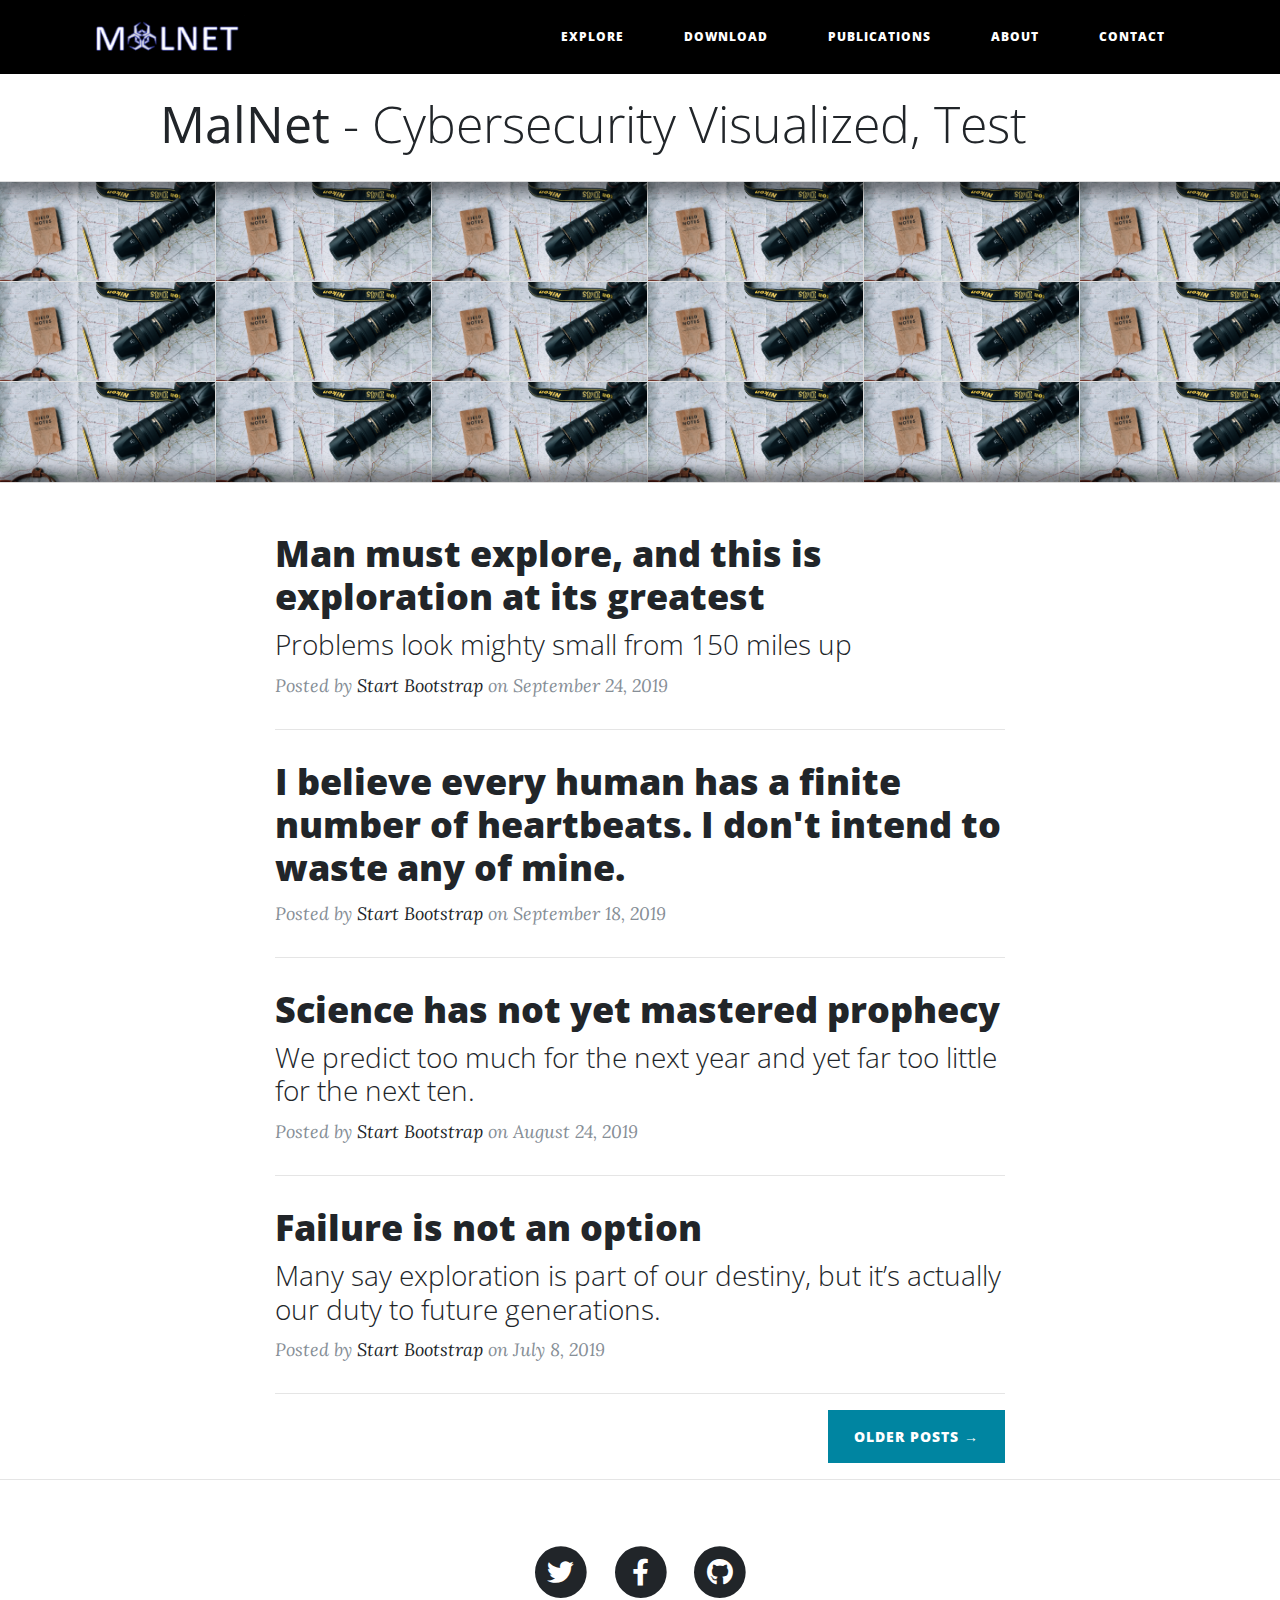
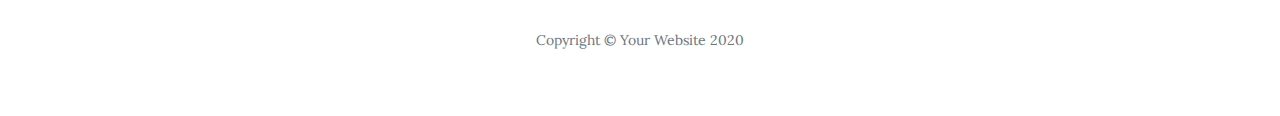
<file: index.html>
<!DOCTYPE html>
<html lang="en">

<head>

  <meta charset="utf-8">
  <meta name="viewport" content="width=device-width, initial-scale=1, shrink-to-fit=no">
  <meta name="description" content="">
  <meta name="author" content="">

  <title>Home</title>

  <!-- Bootstrap core CSS -->
  <link href="vendor/bootstrap/css/bootstrap.min.css" rel="stylesheet">

  <!-- Custom fonts for this template -->
  <link href="vendor/fontawesome-free/css/all.min.css" rel="stylesheet" type="text/css">
  <link href='https://fonts.googleapis.com/css?family=Lora:400,700,400italic,700italic' rel='stylesheet' type='text/css'>
  <link href='https://fonts.googleapis.com/css?family=Open+Sans:300italic,400italic,600italic,700italic,800italic,400,300,600,700,800' rel='stylesheet' type='text/css'>

  <!-- Custom styles for this template -->
  <link href="css/clean-blog.css" rel="stylesheet">

</head>

<body>

  <!-- Navigation -->
  <nav class="navbar navbar-expand-lg navbar-light fixed-top" id="mainNav">
    <div class="container">
      <a class="navbar-brand" href="index.html"><img src="./img/malnet_logo.png" alt="malnet logo" style="height: 5vh;"/></a>
      <button class="navbar-toggler navbar-toggler-right" type="button" data-toggle="collapse" data-target="#navbarResponsive" aria-controls="navbarResponsive" aria-expanded="false" aria-label="Toggle navigation">
        Menu
        <i class="fas fa-bars"></i>
      </button>
      <div class="collapse navbar-collapse" id="navbarResponsive">
        <ul class="navbar-nav ml-auto">
          <li class="nav-item">
            <a class="nav-link" href="explore.html">Explore</a>
          </li>
          <li class="nav-item">
            <a class="nav-link" href="download.html">Download</a>
          </li>
          <li class="nav-item">
            <a class="nav-link" href="publications.html">Publications</a>
          </li>
          <li class="nav-item">
            <a class="nav-link" href="about.html">About</a>
          </li>
          <li class="nav-item">
            <a class="nav-link" href="contact.html">Contact</a>
          </li>
        </ul>
      </div>
    </div>
  </nav>

  <!-- Page Header -->
  <div class="malnet-title">
    <h1>
      <strong>MalNet</strong> - Cybersecurity Visualized, Test
    </h1>
  </div>
  
  <div class="showcase">
    <div class="examples">
      <a class="preview" href="https://github.com/kevinli573/malnet-v1/tree/master/img" style="background-image: url('./img/about-bg.jpg')"> </a>
      <a class="preview" href="https://github.com/kevinli573/malnet-v1/tree/master/img" style="background-image: url('./img/about-bg.jpg')"> </a>
      <a class="preview" href="https://github.com/kevinli573/malnet-v1/tree/master/img" style="background-image: url('./img/about-bg.jpg')"> </a>
      <a class="preview" href="https://github.com/kevinli573/malnet-v1/tree/master/img" style="background-image: url('./img/about-bg.jpg')"> </a>
      <a class="preview" href="https://github.com/kevinli573/malnet-v1/tree/master/img" style="background-image: url('./img/about-bg.jpg')"> </a>
      <a class="preview" href="https://github.com/kevinli573/malnet-v1/tree/master/img" style="background-image: url('./img/about-bg.jpg')"> </a>
      <a class="preview" href="https://github.com/kevinli573/malnet-v1/tree/master/img" style="background-image: url('./img/about-bg.jpg')"> </a>
      <a class="preview" href="https://github.com/kevinli573/malnet-v1/tree/master/img" style="background-image: url('./img/about-bg.jpg')"> </a>
      <a class="preview" href="https://github.com/kevinli573/malnet-v1/tree/master/img" style="background-image: url('./img/about-bg.jpg')"> </a>
      <a class="preview" href="https://github.com/kevinli573/malnet-v1/tree/master/img" style="background-image: url('./img/about-bg.jpg')"> </a>
      <a class="preview" href="https://github.com/kevinli573/malnet-v1/tree/master/img" style="background-image: url('./img/about-bg.jpg')"> </a>
      <a class="preview" href="https://github.com/kevinli573/malnet-v1/tree/master/img" style="background-image: url('./img/about-bg.jpg')"> </a>
      <a class="preview" href="https://github.com/kevinli573/malnet-v1/tree/master/img" style="background-image: url('./img/about-bg.jpg')"> </a>
      <a class="preview" href="https://github.com/kevinli573/malnet-v1/tree/master/img" style="background-image: url('./img/about-bg.jpg')"> </a>
      <a class="preview" href="https://github.com/kevinli573/malnet-v1/tree/master/img" style="background-image: url('./img/about-bg.jpg')"> </a>
      <a class="preview" href="https://github.com/kevinli573/malnet-v1/tree/master/img" style="background-image: url('./img/about-bg.jpg')"> </a>
      <a class="preview" href="https://github.com/kevinli573/malnet-v1/tree/master/img" style="background-image: url('./img/about-bg.jpg')"> </a>
      <a class="preview" href="https://github.com/kevinli573/malnet-v1/tree/master/img" style="background-image: url('./img/about-bg.jpg')"> </a>
    </div>
  </div>

  <!-- Main Content -->
  <div class="container">
    <div class="row">
      <div class="col-lg-8 col-md-10 mx-auto">
        <div class="post-preview">
          <a href="post.html">
            <h2 class="post-title">
              Man must explore, and this is exploration at its greatest
            </h2>
            <h3 class="post-subtitle">
              Problems look mighty small from 150 miles up
            </h3>
          </a>
          <p class="post-meta">Posted by
            <a href="#">Start Bootstrap</a>
            on September 24, 2019</p>
        </div>
        <hr>
        <div class="post-preview">
          <a href="post.html">
            <h2 class="post-title">
              I believe every human has a finite number of heartbeats. I don't intend to waste any of mine.
            </h2>
          </a>
          <p class="post-meta">Posted by
            <a href="#">Start Bootstrap</a>
            on September 18, 2019</p>
        </div>
        <hr>
        <div class="post-preview">
          <a href="post.html">
            <h2 class="post-title">
              Science has not yet mastered prophecy
            </h2>
            <h3 class="post-subtitle">
              We predict too much for the next year and yet far too little for the next ten.
            </h3>
          </a>
          <p class="post-meta">Posted by
            <a href="#">Start Bootstrap</a>
            on August 24, 2019</p>
        </div>
        <hr>
        <div class="post-preview">
          <a href="post.html">
            <h2 class="post-title">
              Failure is not an option
            </h2>
            <h3 class="post-subtitle">
              Many say exploration is part of our destiny, but it’s actually our duty to future generations.
            </h3>
          </a>
          <p class="post-meta">Posted by
            <a href="#">Start Bootstrap</a>
            on July 8, 2019</p>
        </div>
        <hr>
        <!-- Pager -->
        <div class="clearfix">
          <a class="btn btn-primary float-right" href="#">Older Posts &rarr;</a>
        </div>
      </div>
    </div>
  </div>

  <hr>

  <!-- Footer -->
  <footer>
    <div class="container">
      <div class="row">
        <div class="col-lg-8 col-md-10 mx-auto">
          <ul class="list-inline text-center">
            <li class="list-inline-item">
              <a href="#">
                <span class="fa-stack fa-lg">
                  <i class="fas fa-circle fa-stack-2x"></i>
                  <i class="fab fa-twitter fa-stack-1x fa-inverse"></i>
                </span>
              </a>
            </li>
            <li class="list-inline-item">
              <a href="#">
                <span class="fa-stack fa-lg">
                  <i class="fas fa-circle fa-stack-2x"></i>
                  <i class="fab fa-facebook-f fa-stack-1x fa-inverse"></i>
                </span>
              </a>
            </li>
            <li class="list-inline-item">
              <a href="#">
                <span class="fa-stack fa-lg">
                  <i class="fas fa-circle fa-stack-2x"></i>
                  <i class="fab fa-github fa-stack-1x fa-inverse"></i>
                </span>
              </a>
            </li>
          </ul>
          <p class="copyright text-muted">Copyright &copy; Your Website 2020</p>
        </div>
      </div>
    </div>
  </footer>

  <!-- Bootstrap core JavaScript -->
  <script src="vendor/jquery/jquery.min.js"></script>
  <script src="vendor/bootstrap/js/bootstrap.bundle.min.js"></script>

  <!-- Custom scripts for this template -->
  <script src="js/clean-blog.min.js"></script>

</body>

</html>
</file>
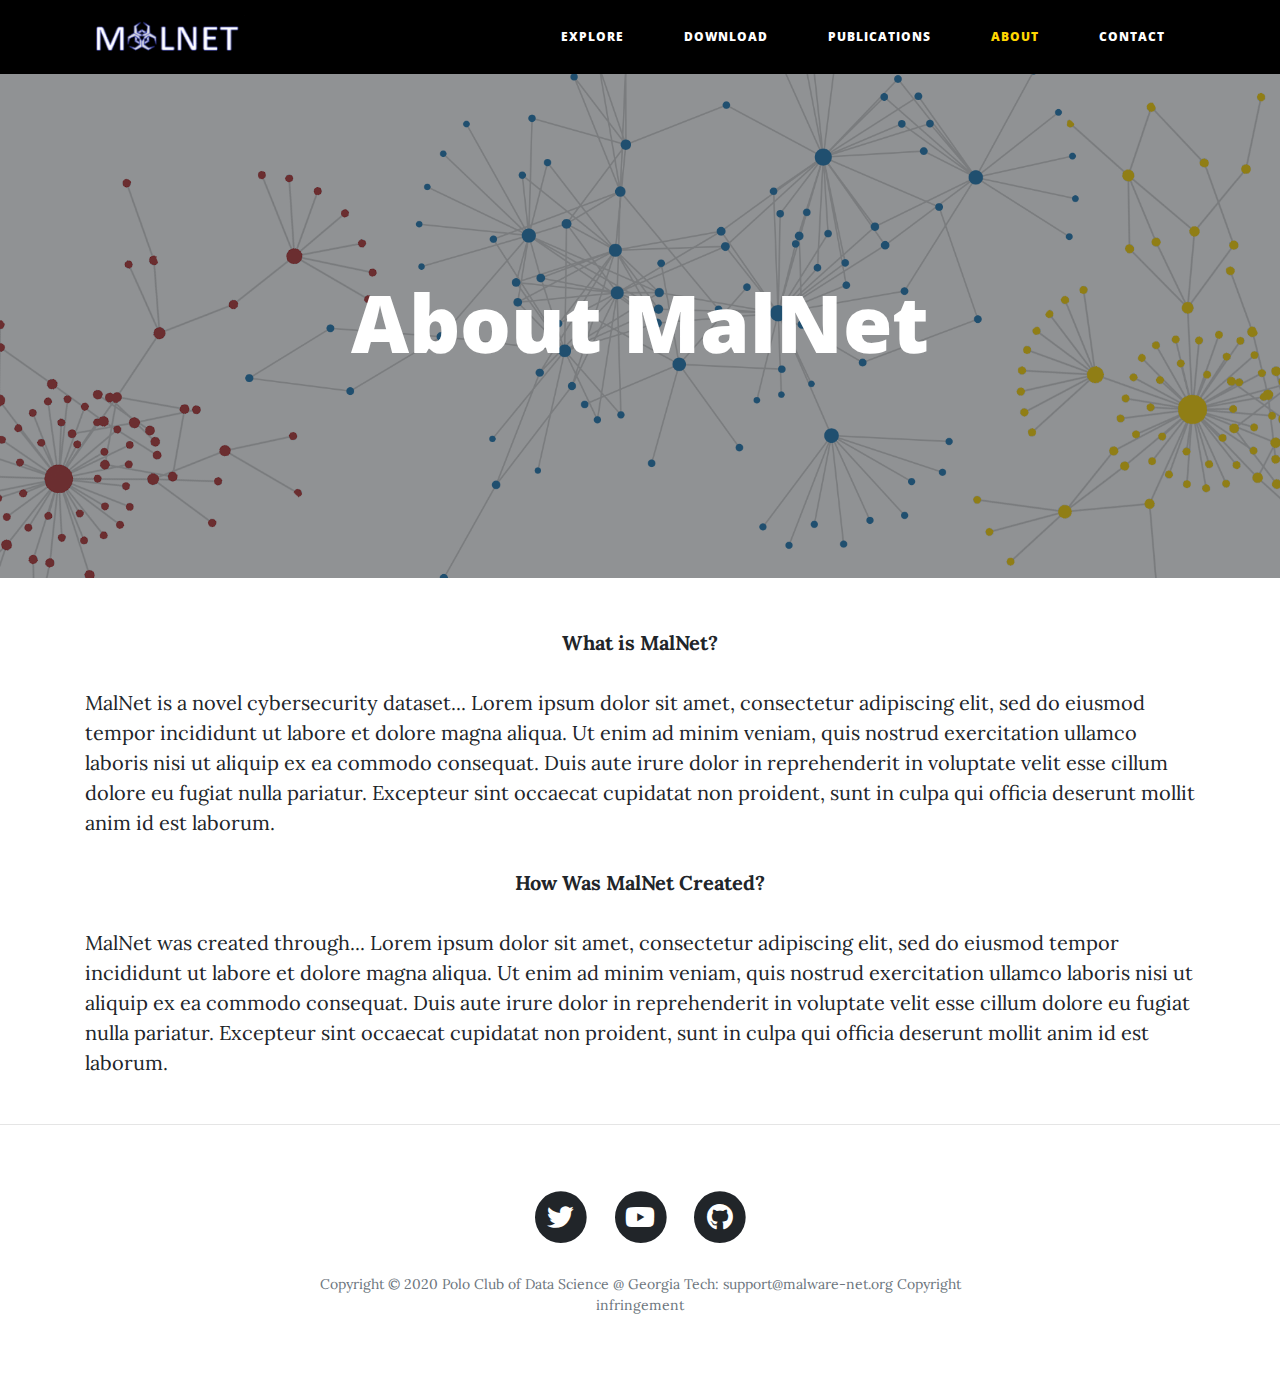
<file: about.html>
<!DOCTYPE html>
<html lang="en">

<head>

  <meta charset="utf-8">
  <meta name="viewport" content="width=device-width, initial-scale=1, shrink-to-fit=no">
  <meta name="description" content="">
  <meta name="author" content="">

  <title>About</title>

  <!-- Bootstrap core CSS -->
  <link href="vendor/bootstrap/css/bootstrap.min.css" rel="stylesheet">

  <!-- Custom fonts for this template -->
  <link href="vendor/fontawesome-free/css/all.min.css" rel="stylesheet" type="text/css">
  <link href='https://fonts.googleapis.com/css?family=Lora:400,700,400italic,700italic' rel='stylesheet' type='text/css'>
  <link href='https://fonts.googleapis.com/css?family=Open+Sans:300italic,400italic,600italic,700italic,800italic,400,300,600,700,800' rel='stylesheet' type='text/css'>

  <!-- Custom styles for this template -->
  <link href="css/clean-blog.css" rel="stylesheet">

</head>

<body>

  <!-- Navigation -->
  <nav class="navbar navbar-expand-lg navbar-light fixed-top" id="mainNav">
    <div class="container">
      <a class="navbar-brand" href="index.html"><img src="./img/malnet_logo.png" alt="malnet logo" style="height: 5vh;"/></a>
      <button class="navbar-toggler navbar-toggler-right" type="button" data-toggle="collapse" data-target="#navbarResponsive" aria-controls="navbarResponsive" aria-expanded="false" aria-label="Toggle navigation">
        Menu
        <i class="fas fa-bars"></i>
      </button>
      <div class="collapse navbar-collapse" id="navbarResponsive">
        <ul class="navbar-nav ml-auto">
          <li class="nav-item">
            <a class="nav-link" href="explore.html">Explore</a>
          </li>
          <li class="nav-item">
            <a class="nav-link" href="download.html">Download</a>
          </li>
          <li class="nav-item">
            <a class="nav-link" href="publications.html">Publications</a>
          </li>
          <li class="nav-item">
            <a class="nav-link" href="about.html" style="color: gold;">About</a>
          </li>
          <li class="nav-item">
            <a class="nav-link" href="contact.html">Contact</a>
          </li>
        </ul>
      </div>
    </div>
  </nav>

  <!-- Page Header -->
  <header class="masthead" style="background-image: url('img/trojan_graph.png')">
    <div class="overlay"></div>
    <div class="container">
      <div class="row">
        <div class="col-lg-8 col-md-10 mx-auto">
          <div class="page-heading">
            <h1>About MalNet</h1>
          </div>
        </div>
      </div>
    </div>
  </header>

  <!-- Main Content -->
  <div class="container">
    <div class="row">
      <div class="new-col-lg-8 new-col-md-10 mx-auto">
        <div style="text-align: center"><strong>What is MalNet?</strong></div>
        <p>MalNet is a novel cybersecurity dataset... Lorem ipsum dolor sit amet, consectetur adipiscing elit, 
          sed do eiusmod tempor incididunt ut labore et dolore magna aliqua. Ut enim ad minim veniam, quis nostrud exercitation ullamco laboris nisi 
          ut aliquip ex ea commodo consequat. Duis aute irure dolor in reprehenderit in voluptate velit esse cillum dolore eu fugiat nulla pariatur. 
          Excepteur sint occaecat cupidatat non proident, sunt in culpa qui officia deserunt mollit anim id est laborum.</p>
        
        <div style="text-align: center"><strong>How Was MalNet Created?</strong></div>
        <p>MalNet was created through... Lorem ipsum dolor sit amet, consectetur adipiscing elit, 
          sed do eiusmod tempor incididunt ut labore et dolore magna aliqua. Ut enim ad minim veniam, quis nostrud exercitation ullamco laboris nisi 
          ut aliquip ex ea commodo consequat. Duis aute irure dolor in reprehenderit in voluptate velit esse cillum dolore eu fugiat nulla pariatur. 
          Excepteur sint occaecat cupidatat non proident, sunt in culpa qui officia deserunt mollit anim id est laborum.</p>
      </div>
    </div>
  </div>

  <hr>

  <!-- Footer -->
  <footer>
    <div class="container">
      <div class="row">
        <div class="col-lg-8 col-md-10 mx-auto">
          <ul class="list-inline text-center">
            <li class="list-inline-item">
              <a href="https://twitter.com/polodataclub">
                <span class="fa-stack fa-lg">
                  <i class="fas fa-circle fa-stack-2x"></i>
                  <i class="fab fa-twitter fa-stack-1x fa-inverse"></i>
                </span>
              </a>
            </li>
            <li class="list-inline-item">
              <a href="https://www.youtube.com/channel/UCGpO97KWw6qb8BATR-AWb1g">
                <span class="fa-stack fa-lg">
                  <i class="fas fa-circle fa-stack-2x"></i>
                  <i class="fab fa-youtube fa-stack-1x fa-inverse"></i>
                </span>
              </a>
            </li>
            <li class="list-inline-item">
              <a href="https://github.com/poloclub">
                <span class="fa-stack fa-lg">
                  <i class="fas fa-circle fa-stack-2x"></i>
                  <i class="fab fa-github fa-stack-1x fa-inverse"></i>
                </span>
              </a>
            </li>
          </ul>
          <p class="copyright text-muted">Copyright &copy; 2020 Polo Club of Data Science @ Georgia Tech: support@malware-net.org Copyright infringement</p>
        </div>
      </div>
    </div>
  </footer>

  <!-- Bootstrap core JavaScript -->
  <script src="vendor/jquery/jquery.min.js"></script>
  <script src="vendor/bootstrap/js/bootstrap.bundle.min.js"></script>

  <!-- Custom scripts for this template -->
  <script src="js/clean-blog.min.js"></script>

</body>

</html>
</file>
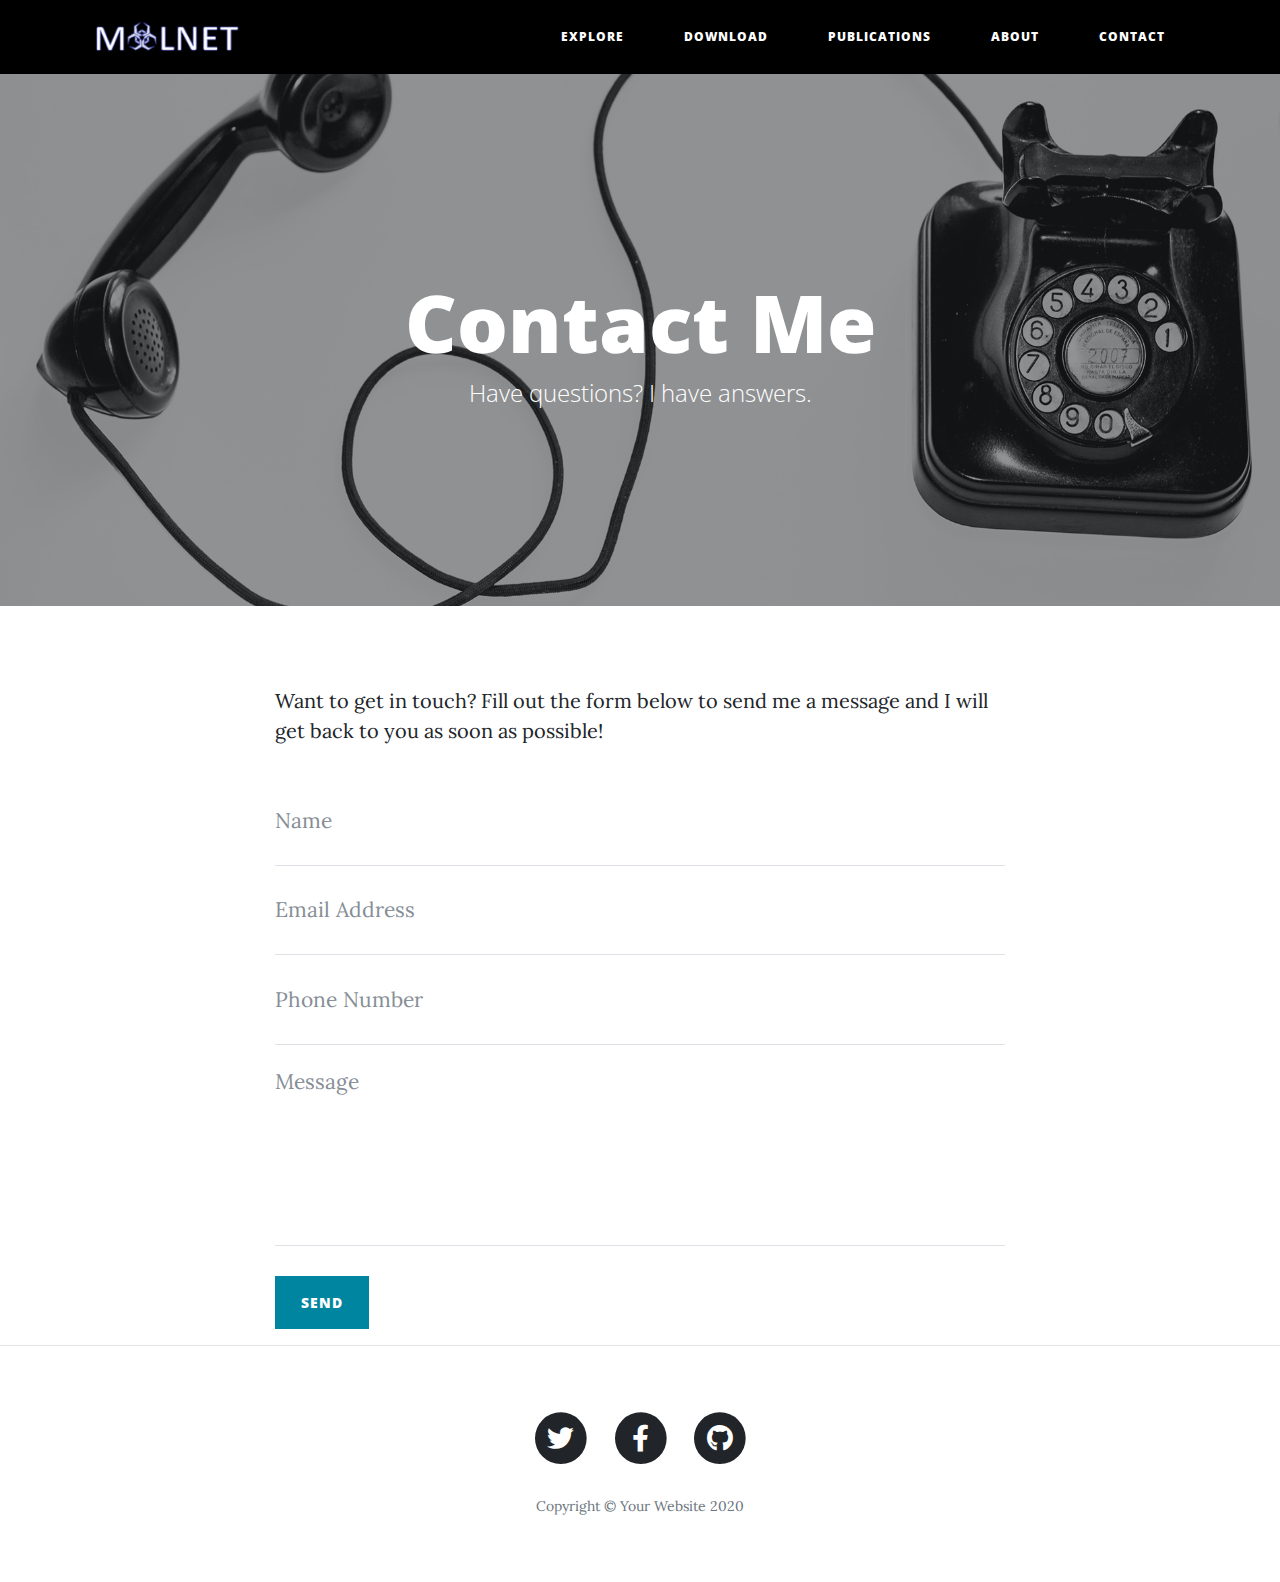
<file: contact.html>
<!DOCTYPE html>
<html lang="en">

<head>

  <meta charset="utf-8">
  <meta name="viewport" content="width=device-width, initial-scale=1, shrink-to-fit=no">
  <meta name="description" content="">
  <meta name="author" content="">

  <title>Contact</title>

  <!-- Bootstrap core CSS -->
  <link href="vendor/bootstrap/css/bootstrap.min.css" rel="stylesheet">

  <!-- Custom fonts for this template -->
  <link href="vendor/fontawesome-free/css/all.min.css" rel="stylesheet" type="text/css">
  <link href='https://fonts.googleapis.com/css?family=Lora:400,700,400italic,700italic' rel='stylesheet' type='text/css'>
  <link href='https://fonts.googleapis.com/css?family=Open+Sans:300italic,400italic,600italic,700italic,800italic,400,300,600,700,800' rel='stylesheet' type='text/css'>

  <!-- Custom styles for this template -->
  <link href="css/clean-blog.css" rel="stylesheet">

</head>

<body>

  <!-- Navigation -->
  <nav class="navbar navbar-expand-lg navbar-light fixed-top" id="mainNav">
    <div class="container">
      <a class="navbar-brand" href="index.html"><img src="./img/malnet_logo.png" alt="malnet logo" style="height: 5vh;"/></a>
      <button class="navbar-toggler navbar-toggler-right" type="button" data-toggle="collapse" data-target="#navbarResponsive" aria-controls="navbarResponsive" aria-expanded="false" aria-label="Toggle navigation">
        Menu
        <i class="fas fa-bars"></i>
      </button>
      <div class="collapse navbar-collapse" id="navbarResponsive">
        <ul class="navbar-nav ml-auto">
          <li class="nav-item">
            <a class="nav-link" href="explore.html">Explore</a>
          </li>
          <li class="nav-item">
            <a class="nav-link" href="download.html">Download</a>
          </li>
          <li class="nav-item">
            <a class="nav-link" href="publications.html">Publications</a>
          </li>
          <li class="nav-item">
            <a class="nav-link" href="about.html">About</a>
          </li>
          <li class="nav-item">
            <a class="nav-link" href="contact.html">Contact</a>
          </li>
        </ul>
      </div>
    </div>
  </nav>

  <!-- Page Header -->
  <header class="masthead" style="background-image: url('img/contact-bg.jpg')">
    <div class="overlay"></div>
    <div class="container">
      <div class="row">
        <div class="col-lg-8 col-md-10 mx-auto">
          <div class="page-heading">
            <h1>Contact Me</h1>
            <span class="subheading">Have questions? I have answers.</span>
          </div>
        </div>
      </div>
    </div>
  </header>

  <!-- Main Content -->
  <div class="container">
    <div class="row">
      <div class="col-lg-8 col-md-10 mx-auto">
        <p>Want to get in touch? Fill out the form below to send me a message and I will get back to you as soon as possible!</p>
        <!-- Contact Form - Enter your email address on line 19 of the mail/contact_me.php file to make this form work. -->
        <!-- WARNING: Some web hosts do not allow emails to be sent through forms to common mail hosts like Gmail or Yahoo. It's recommended that you use a private domain email address! -->
        <!-- To use the contact form, your site must be on a live web host with PHP! The form will not work locally! -->
        <form name="sentMessage" id="contactForm" novalidate>
          <div class="control-group">
            <div class="form-group floating-label-form-group controls">
              <label>Name</label>
              <input type="text" class="form-control" placeholder="Name" id="name" required data-validation-required-message="Please enter your name.">
              <p class="help-block text-danger"></p>
            </div>
          </div>
          <div class="control-group">
            <div class="form-group floating-label-form-group controls">
              <label>Email Address</label>
              <input type="email" class="form-control" placeholder="Email Address" id="email" required data-validation-required-message="Please enter your email address.">
              <p class="help-block text-danger"></p>
            </div>
          </div>
          <div class="control-group">
            <div class="form-group col-xs-12 floating-label-form-group controls">
              <label>Phone Number</label>
              <input type="tel" class="form-control" placeholder="Phone Number" id="phone" required data-validation-required-message="Please enter your phone number.">
              <p class="help-block text-danger"></p>
            </div>
          </div>
          <div class="control-group">
            <div class="form-group floating-label-form-group controls">
              <label>Message</label>
              <textarea rows="5" class="form-control" placeholder="Message" id="message" required data-validation-required-message="Please enter a message."></textarea>
              <p class="help-block text-danger"></p>
            </div>
          </div>
          <br>
          <div id="success"></div>
          <button type="submit" class="btn btn-primary" id="sendMessageButton">Send</button>
        </form>
      </div>
    </div>
  </div>

  <hr>

  <!-- Footer -->
  <footer>
    <div class="container">
      <div class="row">
        <div class="col-lg-8 col-md-10 mx-auto">
          <ul class="list-inline text-center">
            <li class="list-inline-item">
              <a href="#">
                <span class="fa-stack fa-lg">
                  <i class="fas fa-circle fa-stack-2x"></i>
                  <i class="fab fa-twitter fa-stack-1x fa-inverse"></i>
                </span>
              </a>
            </li>
            <li class="list-inline-item">
              <a href="#">
                <span class="fa-stack fa-lg">
                  <i class="fas fa-circle fa-stack-2x"></i>
                  <i class="fab fa-facebook-f fa-stack-1x fa-inverse"></i>
                </span>
              </a>
            </li>
            <li class="list-inline-item">
              <a href="#">
                <span class="fa-stack fa-lg">
                  <i class="fas fa-circle fa-stack-2x"></i>
                  <i class="fab fa-github fa-stack-1x fa-inverse"></i>
                </span>
              </a>
            </li>
          </ul>
          <p class="copyright text-muted">Copyright &copy; Your Website 2020</p>
        </div>
      </div>
    </div>
  </footer>

  <!-- Bootstrap core JavaScript -->
  <script src="vendor/jquery/jquery.min.js"></script>
  <script src="vendor/bootstrap/js/bootstrap.bundle.min.js"></script>

  <!-- Contact Form JavaScript -->
  <script src="js/jqBootstrapValidation.js"></script>
  <script src="js/contact_me.js"></script>

  <!-- Custom scripts for this template -->
  <script src="js/clean-blog.min.js"></script>

</body>

</html>
</file>
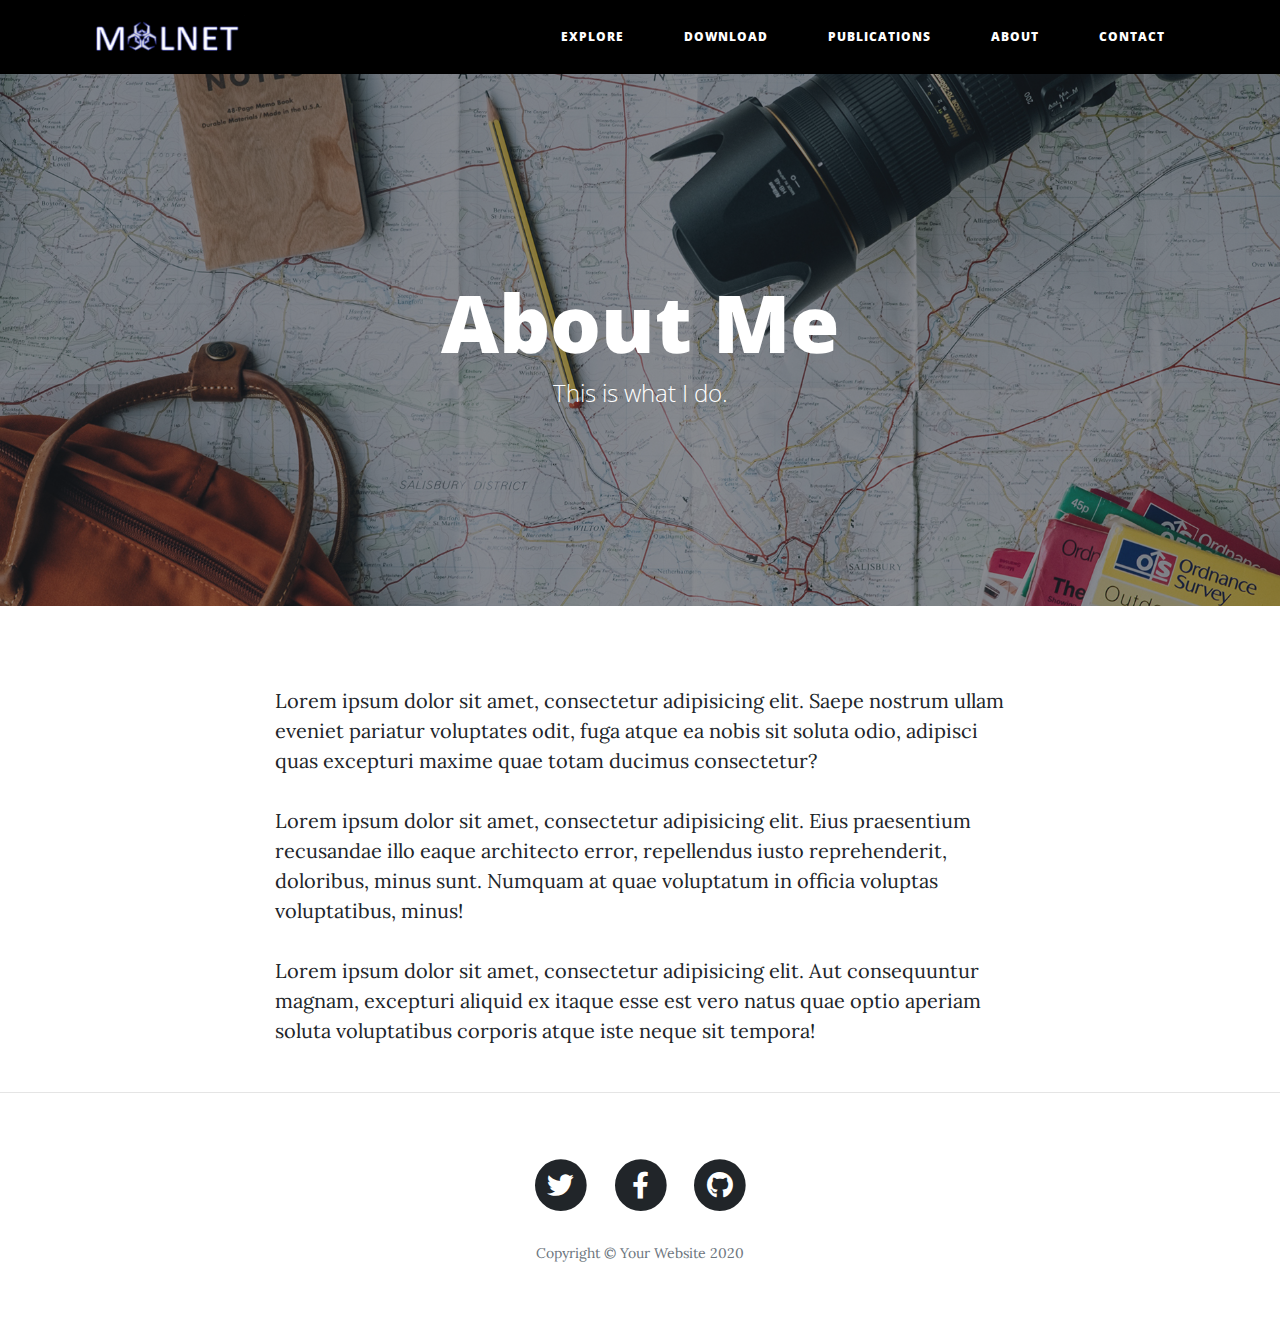
<file: download.html>
<!DOCTYPE html>
<html lang="en">

<head>

  <meta charset="utf-8">
  <meta name="viewport" content="width=device-width, initial-scale=1, shrink-to-fit=no">
  <meta name="description" content="">
  <meta name="author" content="">

  <title>Download</title>

  <!-- Bootstrap core CSS -->
  <link href="vendor/bootstrap/css/bootstrap.min.css" rel="stylesheet">

  <!-- Custom fonts for this template -->
  <link href="vendor/fontawesome-free/css/all.min.css" rel="stylesheet" type="text/css">
  <link href='https://fonts.googleapis.com/css?family=Lora:400,700,400italic,700italic' rel='stylesheet' type='text/css'>
  <link href='https://fonts.googleapis.com/css?family=Open+Sans:300italic,400italic,600italic,700italic,800italic,400,300,600,700,800' rel='stylesheet' type='text/css'>

  <!-- Custom styles for this template -->
  <link href="css/clean-blog.css" rel="stylesheet">

</head>

<body>

  <!-- Navigation -->
  <nav class="navbar navbar-expand-lg navbar-light fixed-top" id="mainNav">
    <div class="container">
      <a class="navbar-brand" href="index.html"><img src="./img/malnet_logo.png" alt="malnet logo" style="height: 5vh;"/></a>
      <button class="navbar-toggler navbar-toggler-right" type="button" data-toggle="collapse" data-target="#navbarResponsive" aria-controls="navbarResponsive" aria-expanded="false" aria-label="Toggle navigation">
        Menu
        <i class="fas fa-bars"></i>
      </button>
      <div class="collapse navbar-collapse" id="navbarResponsive">
        <ul class="navbar-nav ml-auto">
          <li class="nav-item">
            <a class="nav-link" href="explore.html">Explore</a>
          </li>
          <li class="nav-item">
            <a class="nav-link" href="download.html">Download</a>
          </li>
          <li class="nav-item">
            <a class="nav-link" href="publications.html">Publications</a>
          </li>
          <li class="nav-item">
            <a class="nav-link" href="about.html">About</a>
          </li>
          <li class="nav-item">
            <a class="nav-link" href="contact.html">Contact</a>
          </li>
        </ul>
      </div>
    </div>
  </nav>

  <!-- Page Header -->
   <header class="masthead" style="background-image: url('img/about-bg.jpg')">
    <div class="overlay"></div>
    <div class="container">
      <div class="row">
        <div class="col-lg-8 col-md-10 mx-auto">
          <div class="page-heading">
            <h1>About Me</h1>
            <span class="subheading">This is what I do.</span>
          </div>
        </div>
      </div>
    </div>
  </header>

  <!-- Main Content -->
  <div class="container">
    <div class="row">
      <div class="col-lg-8 col-md-10 mx-auto">
        <p>Lorem ipsum dolor sit amet, consectetur adipisicing elit. Saepe nostrum ullam eveniet pariatur voluptates odit, fuga atque ea nobis sit soluta odio, adipisci quas excepturi maxime quae totam ducimus consectetur?</p>
        <p>Lorem ipsum dolor sit amet, consectetur adipisicing elit. Eius praesentium recusandae illo eaque architecto error, repellendus iusto reprehenderit, doloribus, minus sunt. Numquam at quae voluptatum in officia voluptas voluptatibus, minus!</p>
        <p>Lorem ipsum dolor sit amet, consectetur adipisicing elit. Aut consequuntur magnam, excepturi aliquid ex itaque esse est vero natus quae optio aperiam soluta voluptatibus corporis atque iste neque sit tempora!</p>
      </div>
    </div>
  </div>

  <hr>

  <!-- Footer -->
  <footer>
    <div class="container">
      <div class="row">
        <div class="col-lg-8 col-md-10 mx-auto">
          <ul class="list-inline text-center">
            <li class="list-inline-item">
              <a href="#">
                <span class="fa-stack fa-lg">
                  <i class="fas fa-circle fa-stack-2x"></i>
                  <i class="fab fa-twitter fa-stack-1x fa-inverse"></i>
                </span>
              </a>
            </li>
            <li class="list-inline-item">
              <a href="#">
                <span class="fa-stack fa-lg">
                  <i class="fas fa-circle fa-stack-2x"></i>
                  <i class="fab fa-facebook-f fa-stack-1x fa-inverse"></i>
                </span>
              </a>
            </li>
            <li class="list-inline-item">
              <a href="#">
                <span class="fa-stack fa-lg">
                  <i class="fas fa-circle fa-stack-2x"></i>
                  <i class="fab fa-github fa-stack-1x fa-inverse"></i>
                </span>
              </a>
            </li>
          </ul>
          <p class="copyright text-muted">Copyright &copy; Your Website 2020</p>
        </div>
      </div>
    </div>
  </footer>

  <!-- Bootstrap core JavaScript -->
  <script src="vendor/jquery/jquery.min.js"></script>
  <script src="vendor/bootstrap/js/bootstrap.bundle.min.js"></script>

  <!-- Custom scripts for this template -->
  <script src="js/clean-blog.min.js"></script>

</body>

</html>
</file>
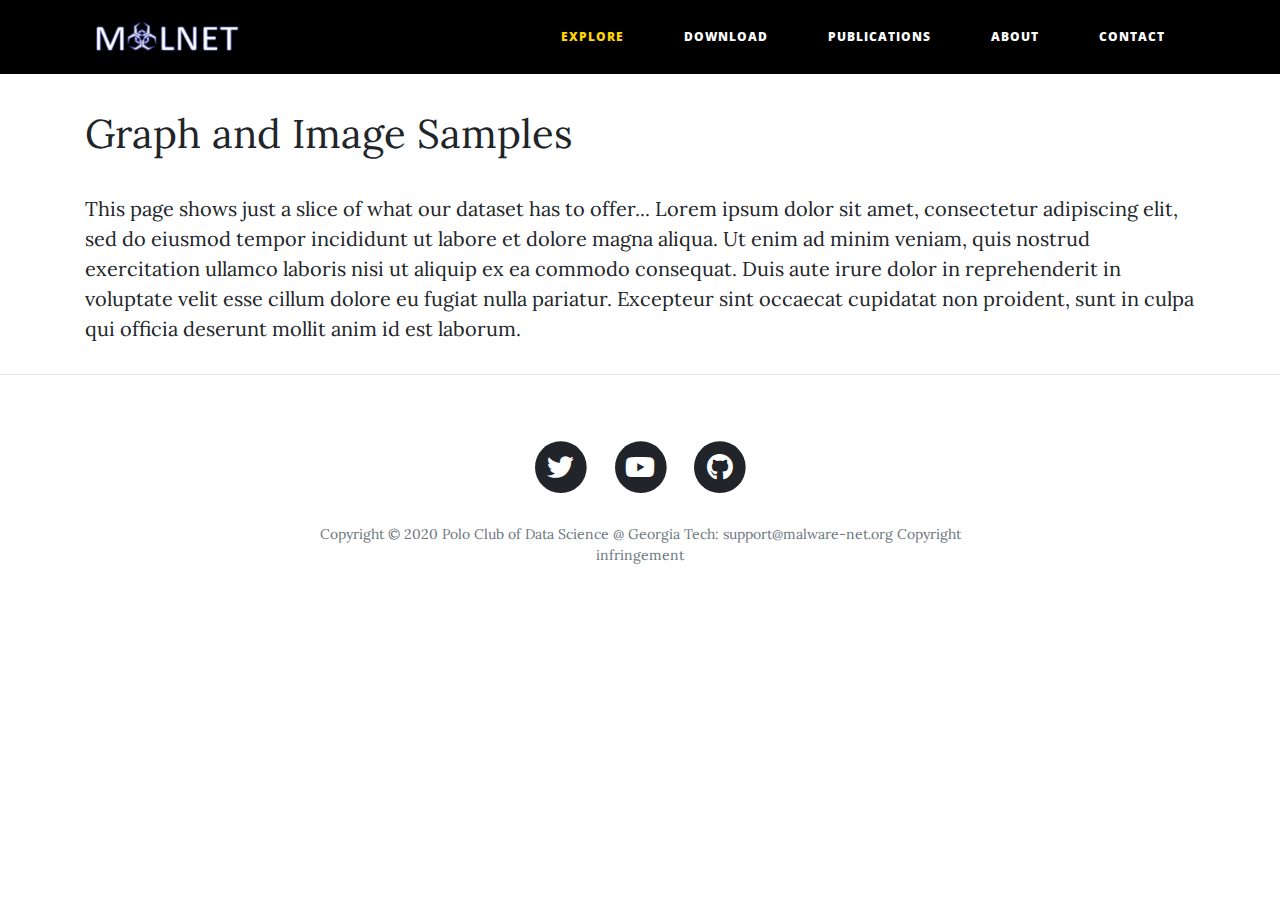
<file: explore.html>
<!DOCTYPE html>
<html lang="en">

<head>

  <meta charset="utf-8">
  <meta name="viewport" content="width=device-width, initial-scale=1, shrink-to-fit=no">
  <meta name="description" content="">
  <meta name="author" content="">

  <title>Explore</title>

  <!-- Bootstrap core CSS -->
  <link href="vendor/bootstrap/css/bootstrap.min.css" rel="stylesheet">

  <!-- Custom fonts for this template -->
  <link href="vendor/fontawesome-free/css/all.min.css" rel="stylesheet" type="text/css">
  <link href='https://fonts.googleapis.com/css?family=Lora:400,700,400italic,700italic' rel='stylesheet' type='text/css'>
  <link href='https://fonts.googleapis.com/css?family=Open+Sans:300italic,400italic,600italic,700italic,800italic,400,300,600,700,800' rel='stylesheet' type='text/css'>

  <!-- Custom styles for this template -->
  <link href="css/clean-blog.css" rel="stylesheet">

</head>

<body>

  <!-- Navigation -->
  <nav class="navbar navbar-expand-lg navbar-light fixed-top" id="mainNav">
    <div class="container">
      <a class="navbar-brand" href="index.html"><img src="./img/malnet_logo.png" alt="malnet logo" style="height: 5vh;"/></a>
      <button class="navbar-toggler navbar-toggler-right" type="button" data-toggle="collapse" data-target="#navbarResponsive" aria-controls="navbarResponsive" aria-expanded="false" aria-label="Toggle navigation">
        Menu
        <i class="fas fa-bars"></i>
      </button>
      <div class="collapse navbar-collapse" id="navbarResponsive">
        <ul class="navbar-nav ml-auto">
          <li class="nav-item">
            <a class="nav-link" href="explore.html" style="color: gold;">Explore</a>
          </li>
          <li class="nav-item">
            <a class="nav-link" href="download.html">Download</a>
          </li>
          <li class="nav-item">
            <a class="nav-link" href="publications.html">Publications</a>
          </li>
          <li class="nav-item">
            <a class="nav-link" href="about.html">About</a>
          </li>
          <li class="nav-item">
            <a class="nav-link" href="contact.html">Contact</a>
          </li>
        </ul>
      </div>
    </div>
  </nav>
  <!-- Main Content -->
  <div class="container">
    <div class="row" style="display: block !important;">
      <div class="new-col-lg-8 new-col-md-10 mx-auto">
        <p style="font-size: 2em;">Graph and Image Samples</p>
        <p>This page shows just a slice of what our dataset has to offer... Lorem ipsum dolor sit amet, consectetur adipiscing elit, sed do eiusmod tempor
        incididunt ut labore et dolore magna aliqua. Ut enim ad minim veniam, quis nostrud exercitation ullamco laboris nisi ut aliquip ex ea commodo consequat.
        Duis aute irure dolor in reprehenderit in voluptate velit esse cillum dolore eu fugiat nulla pariatur. Excepteur sint occaecat cupidatat non proident, 
        sunt in culpa qui officia deserunt mollit anim id est laborum.</p>
      </div>
    </div>
  </div>

  <hr>

  <!-- Footer -->
  <footer>
    <div class="container">
      <div class="row">
        <div class="col-lg-8 col-md-10 mx-auto">
          <ul class="list-inline text-center">
            <li class="list-inline-item">
              <a href="https://twitter.com/polodataclub">
                <span class="fa-stack fa-lg">
                  <i class="fas fa-circle fa-stack-2x"></i>
                  <i class="fab fa-twitter fa-stack-1x fa-inverse"></i>
                </span>
              </a>
            </li>
            <li class="list-inline-item">
              <a href="https://www.youtube.com/channel/UCGpO97KWw6qb8BATR-AWb1g">
                <span class="fa-stack fa-lg">
                  <i class="fas fa-circle fa-stack-2x"></i>
                  <i class="fab fa-youtube fa-stack-1x fa-inverse"></i>
                </span>
              </a>
            </li>
            <li class="list-inline-item">
              <a href="https://github.com/poloclub">
                <span class="fa-stack fa-lg">
                  <i class="fas fa-circle fa-stack-2x"></i>
                  <i class="fab fa-github fa-stack-1x fa-inverse"></i>
                </span>
              </a>
            </li>
          </ul>
          <p class="copyright text-muted">Copyright &copy; 2020 Polo Club of Data Science @ Georgia Tech: support@malware-net.org Copyright infringement</p>
        </div>
      </div>
    </div>
  </footer>

  <!-- Bootstrap core JavaScript -->
  <script src="vendor/jquery/jquery.min.js"></script>
  <script src="vendor/bootstrap/js/bootstrap.bundle.min.js"></script>

  <!-- Custom scripts for this template -->
  <script src="js/clean-blog.min.js"></script>

</body>

</html>
</file>
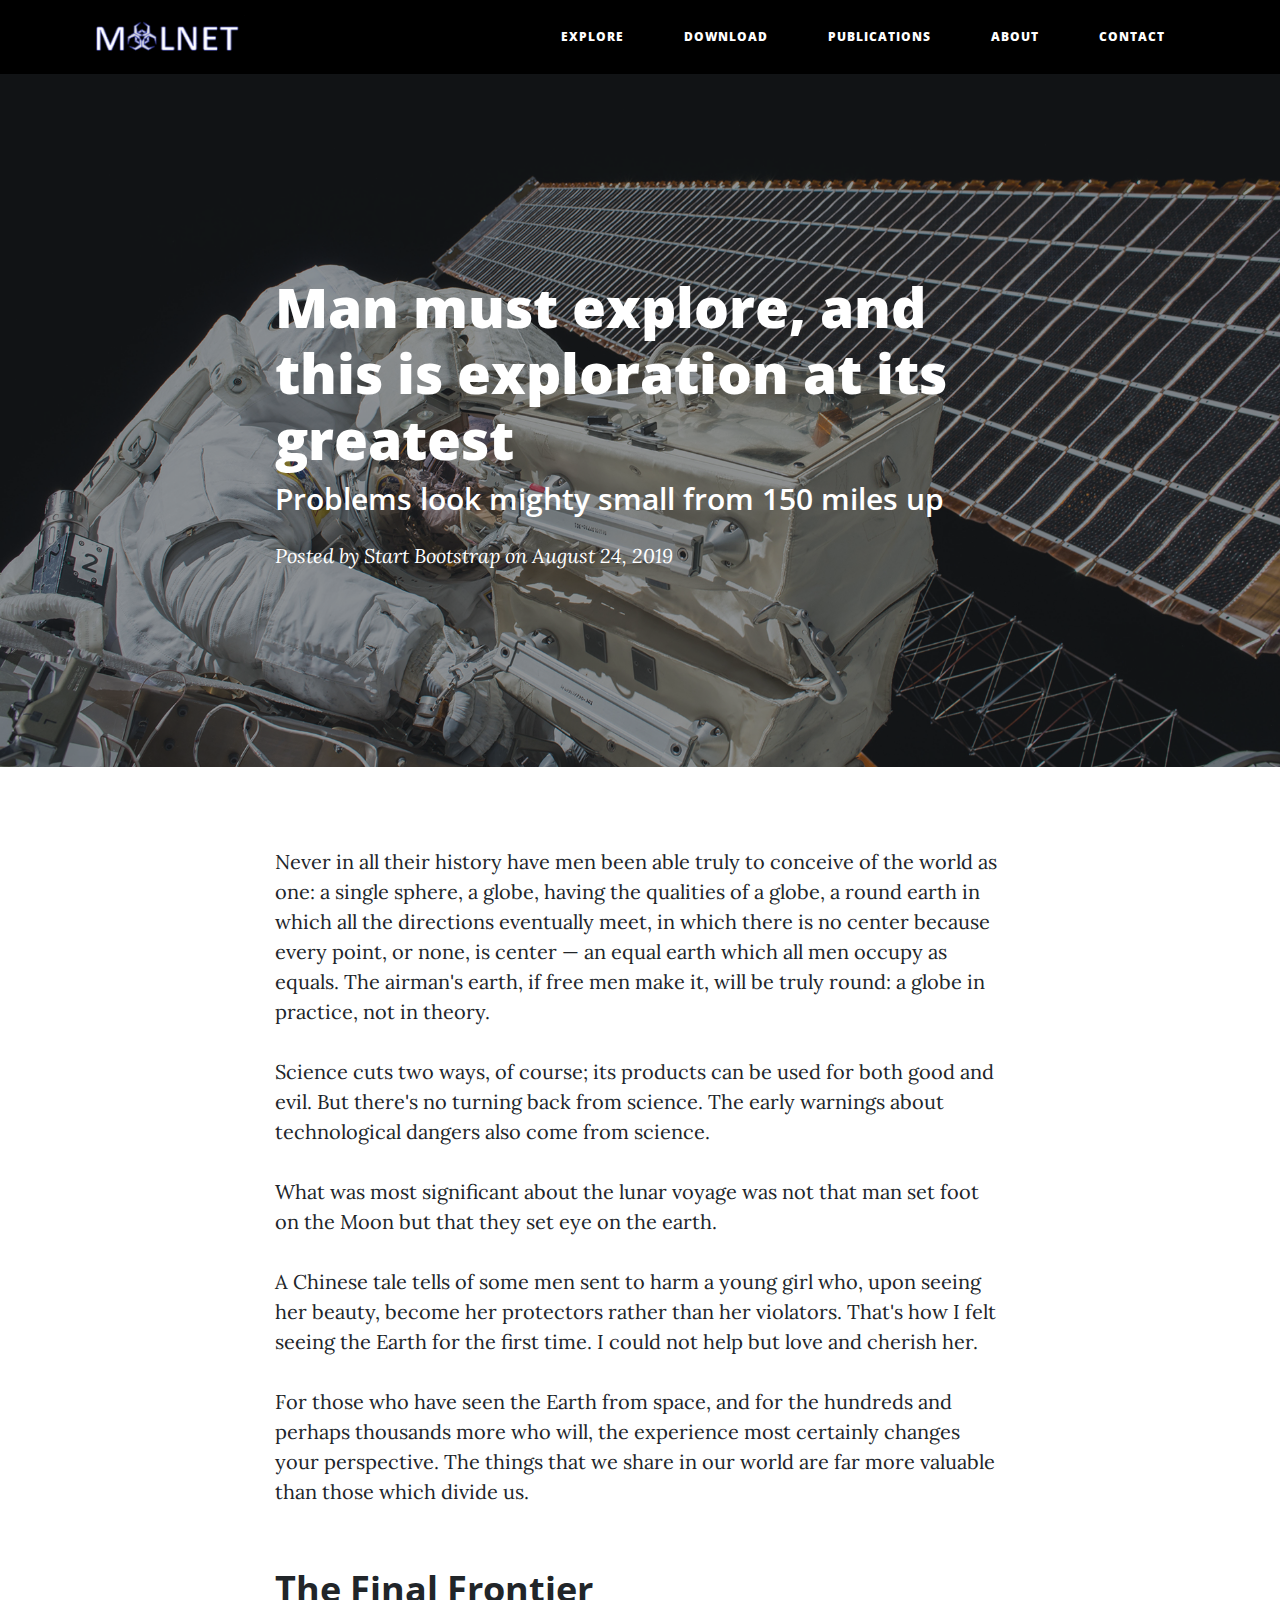
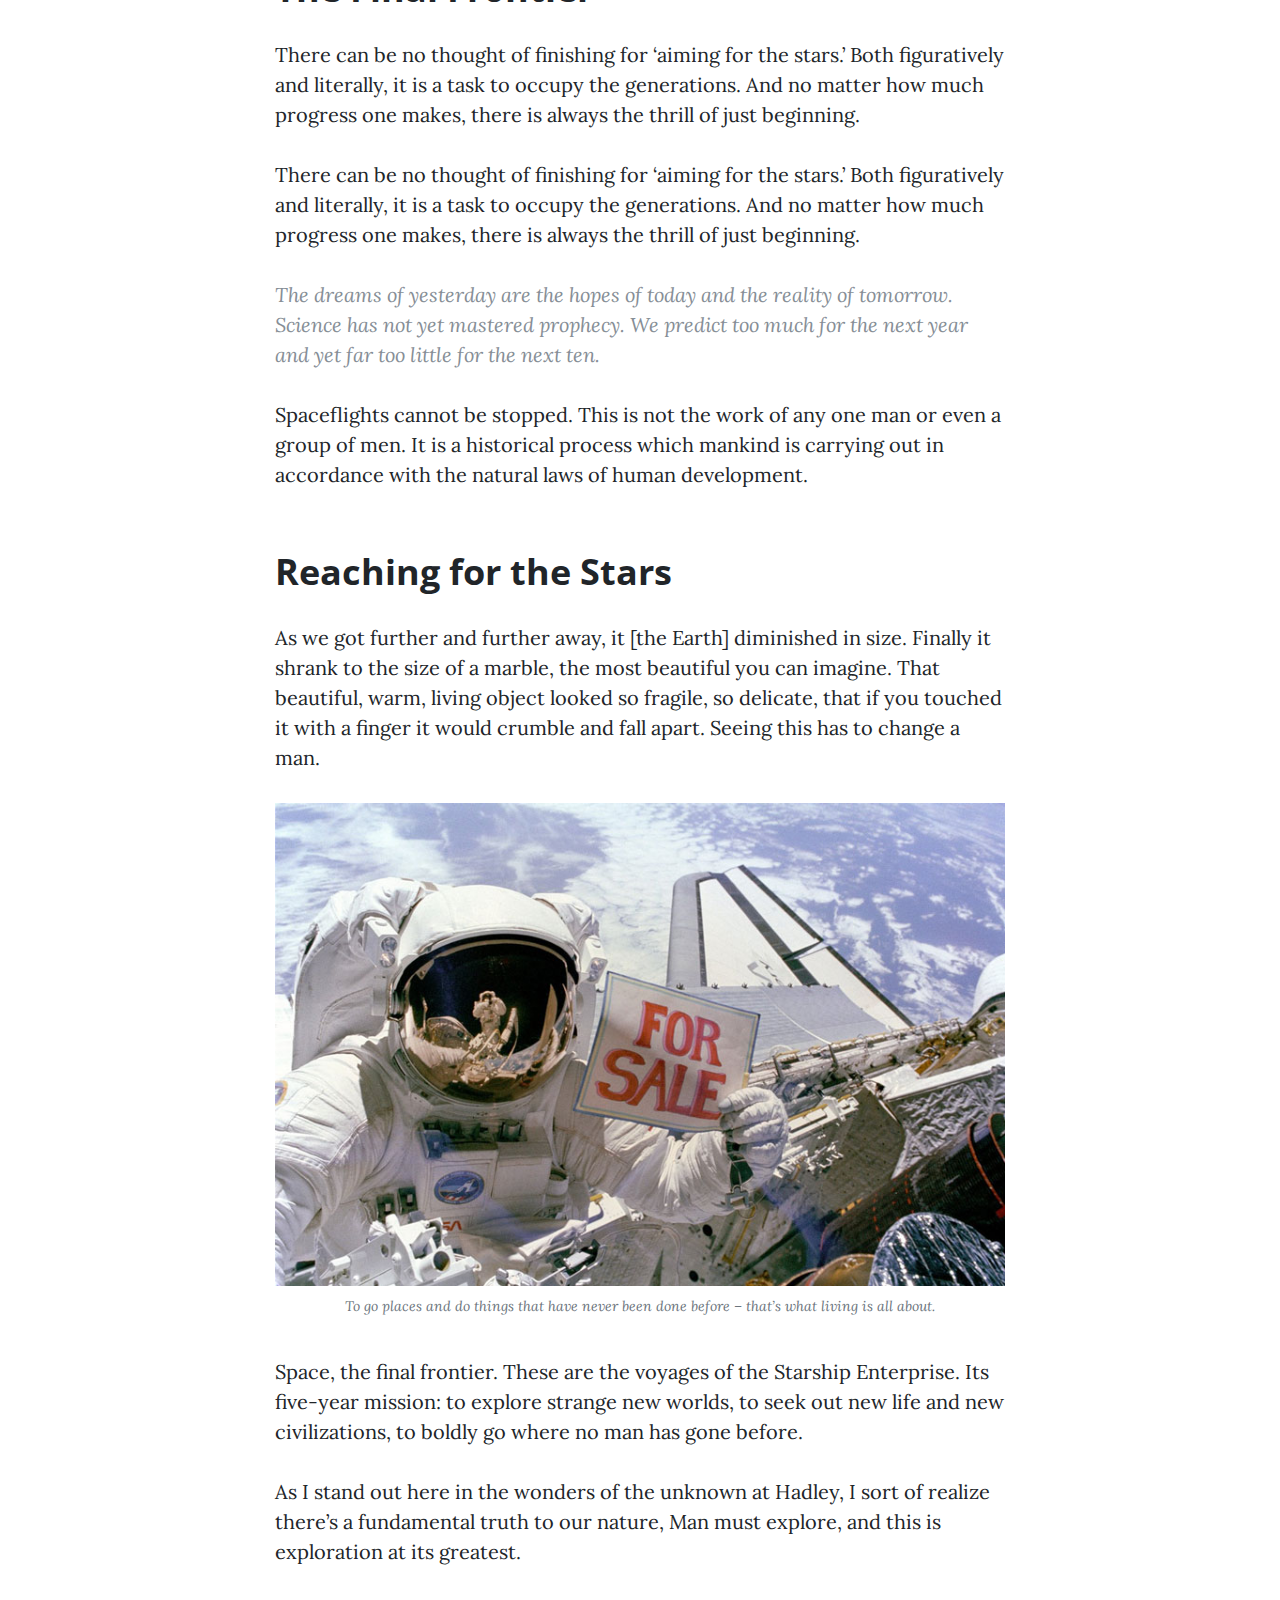
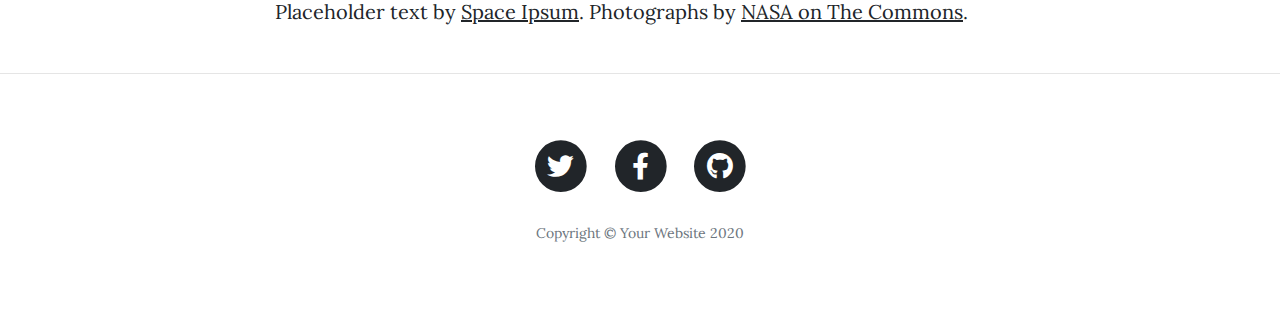
<file: post.html>
<!DOCTYPE html>
<html lang="en">

<head>

  <meta charset="utf-8">
  <meta name="viewport" content="width=device-width, initial-scale=1, shrink-to-fit=no">
  <meta name="description" content="">
  <meta name="author" content="">

  <title>Clean Blog - Start Bootstrap Theme</title>

  <!-- Bootstrap core CSS -->
  <link href="vendor/bootstrap/css/bootstrap.min.css" rel="stylesheet">

  <!-- Custom fonts for this template -->
  <link href="vendor/fontawesome-free/css/all.min.css" rel="stylesheet" type="text/css">
  <link href='https://fonts.googleapis.com/css?family=Lora:400,700,400italic,700italic' rel='stylesheet' type='text/css'>
  <link href='https://fonts.googleapis.com/css?family=Open+Sans:300italic,400italic,600italic,700italic,800italic,400,300,600,700,800' rel='stylesheet' type='text/css'>

  <!-- Custom styles for this template -->
  <link href="css/clean-blog.css" rel="stylesheet">

</head>

<body>

  <!-- Navigation -->
  <nav class="navbar navbar-expand-lg navbar-light fixed-top" id="mainNav">
    <div class="container">
      <a class="navbar-brand" href="index.html"><img src="./img/malnet_logo.png" alt="malnet logo" style="height: 5vh;"/></a>
      <button class="navbar-toggler navbar-toggler-right" type="button" data-toggle="collapse" data-target="#navbarResponsive" aria-controls="navbarResponsive" aria-expanded="false" aria-label="Toggle navigation">
        Menu
        <i class="fas fa-bars"></i>
      </button>
      <div class="collapse navbar-collapse" id="navbarResponsive">
        <ul class="navbar-nav ml-auto">
          <li class="nav-item">
            <a class="nav-link" href="index.html">Explore</a>
          </li>
          <li class="nav-item">
            <a class="nav-link" href="about.html">Download</a>
          </li>
          <li class="nav-item">
            <a class="nav-link" href="post.html">Publications</a>
          </li>
          <li class="nav-item">
            <a class="nav-link" href="index.html">About</a>
          </li>
          <li class="nav-item">
            <a class="nav-link" href="contact.html">Contact</a>
          </li>
        </ul>
      </div>
    </div>
  </nav>
  <!-- Page Header -->
  <header class="masthead" style="background-image: url('img/post-bg.jpg')">
    <div class="overlay"></div>
    <div class="container">
      <div class="row">
        <div class="col-lg-8 col-md-10 mx-auto">
          <div class="post-heading">
            <h1>Man must explore, and this is exploration at its greatest</h1>
            <h2 class="subheading">Problems look mighty small from 150 miles up</h2>
            <span class="meta">Posted by
              <a href="#">Start Bootstrap</a>
              on August 24, 2019</span>
          </div>
        </div>
      </div>
    </div>
  </header>

  <!-- Post Content -->
  <article>
    <div class="container">
      <div class="row">
        <div class="col-lg-8 col-md-10 mx-auto">
          <p>Never in all their history have men been able truly to conceive of the world as one: a single sphere, a globe, having the qualities of a globe, a round earth in which all the directions eventually meet, in which there is no center because every point, or none, is center — an equal earth which all men occupy as equals. The airman's earth, if free men make it, will be truly round: a globe in practice, not in theory.</p>

          <p>Science cuts two ways, of course; its products can be used for both good and evil. But there's no turning back from science. The early warnings about technological dangers also come from science.</p>

          <p>What was most significant about the lunar voyage was not that man set foot on the Moon but that they set eye on the earth.</p>

          <p>A Chinese tale tells of some men sent to harm a young girl who, upon seeing her beauty, become her protectors rather than her violators. That's how I felt seeing the Earth for the first time. I could not help but love and cherish her.</p>

          <p>For those who have seen the Earth from space, and for the hundreds and perhaps thousands more who will, the experience most certainly changes your perspective. The things that we share in our world are far more valuable than those which divide us.</p>

          <h2 class="section-heading">The Final Frontier</h2>

          <p>There can be no thought of finishing for ‘aiming for the stars.’ Both figuratively and literally, it is a task to occupy the generations. And no matter how much progress one makes, there is always the thrill of just beginning.</p>

          <p>There can be no thought of finishing for ‘aiming for the stars.’ Both figuratively and literally, it is a task to occupy the generations. And no matter how much progress one makes, there is always the thrill of just beginning.</p>

          <blockquote class="blockquote">The dreams of yesterday are the hopes of today and the reality of tomorrow. Science has not yet mastered prophecy. We predict too much for the next year and yet far too little for the next ten.</blockquote>

          <p>Spaceflights cannot be stopped. This is not the work of any one man or even a group of men. It is a historical process which mankind is carrying out in accordance with the natural laws of human development.</p>

          <h2 class="section-heading">Reaching for the Stars</h2>

          <p>As we got further and further away, it [the Earth] diminished in size. Finally it shrank to the size of a marble, the most beautiful you can imagine. That beautiful, warm, living object looked so fragile, so delicate, that if you touched it with a finger it would crumble and fall apart. Seeing this has to change a man.</p>

          <a href="#">
            <img class="img-fluid" src="img/post-sample-image.jpg" alt="">
          </a>
          <span class="caption text-muted">To go places and do things that have never been done before – that’s what living is all about.</span>

          <p>Space, the final frontier. These are the voyages of the Starship Enterprise. Its five-year mission: to explore strange new worlds, to seek out new life and new civilizations, to boldly go where no man has gone before.</p>

          <p>As I stand out here in the wonders of the unknown at Hadley, I sort of realize there’s a fundamental truth to our nature, Man must explore, and this is exploration at its greatest.</p>

          <p>Placeholder text by
            <a href="http://spaceipsum.com/">Space Ipsum</a>. Photographs by
            <a href="https://www.flickr.com/photos/nasacommons/">NASA on The Commons</a>.</p>
        </div>
      </div>
    </div>
  </article>

  <hr>

  <!-- Footer -->
  <footer>
    <div class="container">
      <div class="row">
        <div class="col-lg-8 col-md-10 mx-auto">
          <ul class="list-inline text-center">
            <li class="list-inline-item">
              <a href="#">
                <span class="fa-stack fa-lg">
                  <i class="fas fa-circle fa-stack-2x"></i>
                  <i class="fab fa-twitter fa-stack-1x fa-inverse"></i>
                </span>
              </a>
            </li>
            <li class="list-inline-item">
              <a href="#">
                <span class="fa-stack fa-lg">
                  <i class="fas fa-circle fa-stack-2x"></i>
                  <i class="fab fa-facebook-f fa-stack-1x fa-inverse"></i>
                </span>
              </a>
            </li>
            <li class="list-inline-item">
              <a href="#">
                <span class="fa-stack fa-lg">
                  <i class="fas fa-circle fa-stack-2x"></i>
                  <i class="fab fa-github fa-stack-1x fa-inverse"></i>
                </span>
              </a>
            </li>
          </ul>
          <p class="copyright text-muted">Copyright &copy; Your Website 2020</p>
        </div>
      </div>
    </div>
  </footer>

  <!-- Bootstrap core JavaScript -->
  <script src="vendor/jquery/jquery.min.js"></script>
  <script src="vendor/bootstrap/js/bootstrap.bundle.min.js"></script>

  <!-- Custom scripts for this template -->
  <script src="js/clean-blog.min.js"></script>

</body>

</html>
</file>
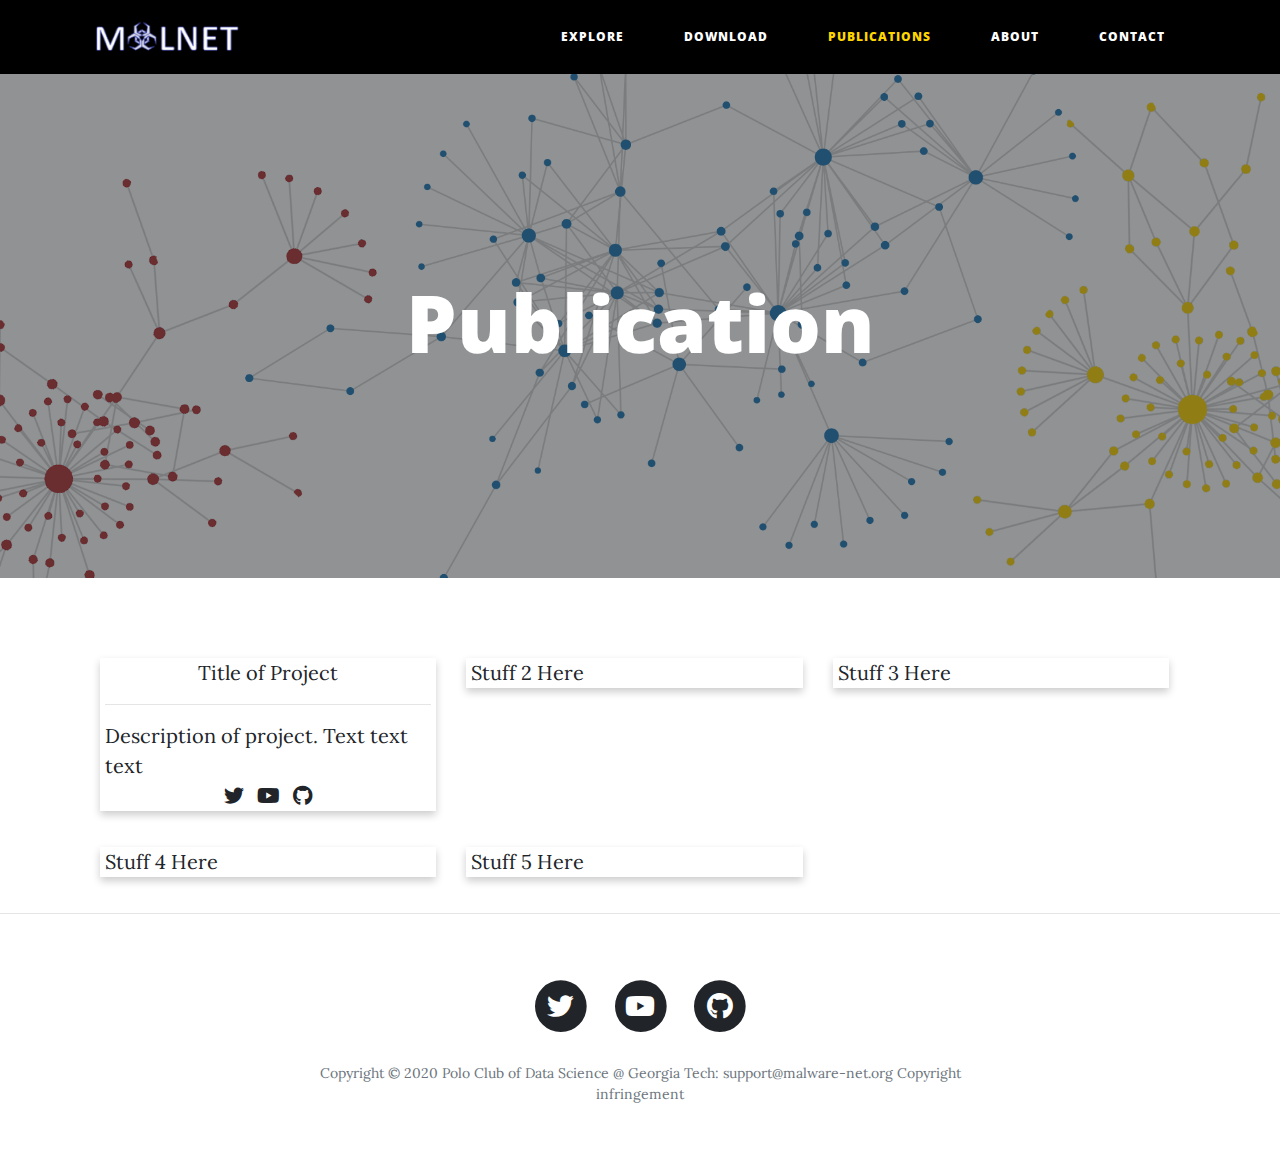
<file: publications.html>
<!DOCTYPE html>
<html lang="en">

<head>

  <meta charset="utf-8">
  <meta name="viewport" content="width=device-width, initial-scale=1, shrink-to-fit=no">
  <meta name="description" content="">
  <meta name="author" content="">

  <title>Publications</title>

  <!-- Bootstrap core CSS -->
  <link href="vendor/bootstrap/css/bootstrap.min.css" rel="stylesheet">

  <!-- Custom fonts for this template -->
  <link href="vendor/fontawesome-free/css/all.min.css" rel="stylesheet" type="text/css">
  <link href='https://fonts.googleapis.com/css?family=Lora:400,700,400italic,700italic' rel='stylesheet' type='text/css'>
  <link href='https://fonts.googleapis.com/css?family=Open+Sans:300italic,400italic,600italic,700italic,800italic,400,300,600,700,800' rel='stylesheet' type='text/css'>

  <!-- Custom styles for this template -->
  <link href="css/clean-blog.css" rel="stylesheet">

</head>

<body>

  <!-- Navigation -->
  <nav class="navbar navbar-expand-lg navbar-light fixed-top" id="mainNav">
    <div class="container">
      <a class="navbar-brand" href="index.html"><img src="./img/malnet_logo.png" alt="malnet logo" style="height: 5vh;"/></a>
      <button class="navbar-toggler navbar-toggler-right" type="button" data-toggle="collapse" data-target="#navbarResponsive" aria-controls="navbarResponsive" aria-expanded="false" aria-label="Toggle navigation">
        Menu
        <i class="fas fa-bars"></i>
      </button>
      <div class="collapse navbar-collapse" id="navbarResponsive">
        <ul class="navbar-nav ml-auto">
          <li class="nav-item">
            <a class="nav-link" href="explore.html">Explore</a>
          </li>
          <li class="nav-item">
            <a class="nav-link" href="download.html">Download</a>
          </li>
          <li class="nav-item">
            <a class="nav-link" href="publications.html" style="color: gold;">Publications</a>
          </li>
          <li class="nav-item">
            <a class="nav-link" href="about.html">About</a>
          </li>
          <li class="nav-item">
            <a class="nav-link" href="contact.html">Contact</a>
          </li>
        </ul>
      </div>
    </div>
  </nav>
  <!-- Page Header -->
  <header class="masthead" style="background-image: url('img/trojan_graph.png')">
    <div class="overlay"></div>
    <div class="container">
      <div class="row">
        <div class="col-lg-8 col-md-10 mx-auto">
          <div class="page-heading">
            <h1>Publication</h1>
          </div>
        </div>
      </div>
    </div>
  </header>

    
  <!-- Main Content -->
  <div class="container">
    <div class="row" style="display: block !important;">
      <div class="new-col-lg-8 new-col-md-10 mx-auto">
        <br>
        <div class="publication-card-container">
          <div class="publication-card">
            <div class="card-info">
              <div style="text-align: center;">Title of Project</div>
              <hr>
              <div>Description of project. Text text text</div>
              <div>
                <ul class="list-inline text-center">
                  <li class="list-inline-item">
                    <a href="https://twitter.com/polodataclub">
                      <i class="fab fa-twitter"></i>
                    </a>
                  </li>
                  <li class="list-inline-item">
                    <a href="https://www.youtube.com/channel/UCGpO97KWw6qb8BATR-AWb1g">
                      <i class="fab fa-youtube"></i>
                    </a>
                  </li>
                  <li class="list-inline-item">
                    <a href="https://github.com/poloclub">
                      <i class="fab fa-github"></i>
                    </a>
                  </li>
                </ul>
              </div>
            </div>
          </div>
          <div class="publication-card">
            <div class="card-info">
              Stuff 2 Here
            </div>
          </div>
          <div class="publication-card">
            <div class="card-info">
              Stuff 3 Here
            </div>
          </div>
          <div class="publication-card">
            <div class="card-info">
              Stuff 4 Here
            </div>
          </div>
          <div class="publication-card">
            <div class="card-info">
              Stuff 5 Here
            </div>
          </div>
        </div>
      </div>
    </div>
  </div>

  <hr>

  <!-- Footer -->
  <footer>
    <div class="container">
      <div class="row">
        <div class="col-lg-8 col-md-10 mx-auto">
          <ul class="list-inline text-center">
            <li class="list-inline-item">
              <a href="https://twitter.com/polodataclub">
                <span class="fa-stack fa-lg">
                  <i class="fas fa-circle fa-stack-2x"></i>
                  <i class="fab fa-twitter fa-stack-1x fa-inverse"></i>
                </span>
              </a>
            </li>
            <li class="list-inline-item">
              <a href="https://www.youtube.com/channel/UCGpO97KWw6qb8BATR-AWb1g">
                <span class="fa-stack fa-lg">
                  <i class="fas fa-circle fa-stack-2x"></i>
                  <i class="fab fa-youtube fa-stack-1x fa-inverse"></i>
                </span>
              </a>
            </li>
            <li class="list-inline-item">
              <a href="https://github.com/poloclub">
                <span class="fa-stack fa-lg">
                  <i class="fas fa-circle fa-stack-2x"></i>
                  <i class="fab fa-github fa-stack-1x fa-inverse"></i>
                </span>
              </a>
            </li>
          </ul>
          <p class="copyright text-muted">Copyright &copy; 2020 Polo Club of Data Science @ Georgia Tech: support@malware-net.org Copyright infringement</p>
        </div>
      </div>
    </div>
  </footer>

  <!-- Bootstrap core JavaScript -->
  <script src="vendor/jquery/jquery.min.js"></script>
  <script src="vendor/bootstrap/js/bootstrap.bundle.min.js"></script>

  <!-- Custom scripts for this template -->
  <script src="js/clean-blog.min.js"></script>

</body>

</html>
</file>
<file: css/clean-blog.css>
/*!
 * Start Bootstrap - Clean Blog v5.0.9 (https://startbootstrap.com/themes/clean-blog)
 * Copyright 2013-2020 Start Bootstrap
 * Licensed under MIT (https://github.com/StartBootstrap/startbootstrap-clean-blog/blob/master/LICENSE)
 */
body {
    font-size: 20px;
    color: #212529;
    font-family: Lora, 'Times New Roman', serif
}

p {
    line-height: 1.5;
    margin:30px 0
}

p a {
    text-decoration:underline
}

h1, h2, h3, h4, h5, h6 {
    font-weight: 800;
    font-family: 'Open Sans', 'Helvetica Neue', Helvetica, Arial, sans-serif
}

a {
    color: #212529;
    transition:all .2s
}

a:focus, a:hover {
    color:#0085a1
}

blockquote {
    font-style: italic;
    color:#868e96
}

.section-heading {
    font-size: 36px;
    font-weight: 700;
    margin-top:60px
}

.caption {
    font-size: 14px;
    font-style: italic;
    display: block;
    margin: 0;
    padding: 10px;
    text-align: center;
    border-bottom-right-radius: 5px;
    border-bottom-left-radius:5px
}

::-moz-selection {
    color: #fff;
    background: #0085a1;
    text-shadow:none
}

::selection {
    color: #fff;
    background: #0085a1;
    text-shadow:none
}

img::-moz-selection {
    color: #fff;
    background:0 0
}

img::selection {
    color: #fff;
    background:0 0
}

img::-moz-selection {
    color: #fff;
    background:0 0
}

#mainNav {
    position: sticky;
    background-color: #000000;
    font-family: 'Open Sans', 'Helvetica Neue', Helvetica, Arial, sans-serif;
    /*height: 8vh;*/
}

#mainNav .navbar-brand {
    font-weight: 800;
}

#mainNav .navbar-toggler {
    font-size: 12px;
    font-weight: 800;
    padding: 13px;
    text-transform: uppercase;
    color: white;
}

#mainNav .navbar-nav > li.nav-item > a {
    font-size: 12px;
    font-weight: 800;
    letter-spacing: 1px;
    text-transform:uppercase;
    color: white;
    padding: 20px 30px;
}

#mainNav .navbar-nav > li.nav-item > a:hover {
    color: gold;
}

header.masthead {
    margin-bottom: 50px;
    background: no-repeat center center;
    background-color: #868e96;
    background-attachment: scroll;
    position: relative;
    background-size:cover;
    /*height: 92vh;*/
}

header.masthead .overlay {
    position: absolute;
    top: 0;
    left: 0;
    height: 100%;
    width: 100%;
    background-color: #212529;
    opacity:.5
}

header.masthead .page-heading, header.masthead .post-heading, header.masthead .site-heading {
    padding: 200px 0 150px;
    color:#fff
}

@media only screen and (min-width: 768px) {
    header.masthead .page-heading, header.masthead .post-heading, header.masthead .site-heading {
        padding:200px 0
    }
}

header.masthead .page-heading, header.masthead .site-heading {
    text-align:center
}

header.masthead .page-heading h1, header.masthead .site-heading h1 {
    font-size: 50px;
    margin-top:0
}

header.masthead .page-heading .subheading, header.masthead .site-heading .subheading {
    font-size: 24px;
    font-weight: 300;
    line-height: 1.1;
    display: block;
    margin: 10px 0 0;
    font-family: 'Open Sans', 'Helvetica Neue', Helvetica, Arial, sans-serif
}

@media only screen and (min-width: 768px) {
    header.masthead .page-heading h1, header.masthead .site-heading h1 {
        font-size:80px
    }
}

header.masthead .post-heading h1 {
    font-size:35px
}

header.masthead .post-heading .meta, header.masthead .post-heading .subheading {
    line-height: 1.1;
    display:block
}

header.masthead .post-heading .subheading {
    font-size: 24px;
    font-weight: 600;
    margin: 10px 0 30px;
    font-family: 'Open Sans', 'Helvetica Neue', Helvetica, Arial, sans-serif
}

header.masthead .post-heading .meta {
    font-size: 20px;
    font-weight: 300;
    font-style: italic;
    font-family: Lora, 'Times New Roman', serif
}

header.masthead .post-heading .meta a {
    color:#fff
}

@media only screen and (min-width: 768px) {
    header.masthead .post-heading h1 {
        font-size:55px
    }

    header.masthead .post-heading .subheading {
        font-size:30px
    }
}

.post-preview > a {
    color:#212529
}

.post-preview > a:focus, .post-preview > a:hover {
    text-decoration: none;
    color:#0085a1
}

.post-preview > a > .post-title {
    font-size: 30px;
    margin-top: 30px;
    margin-bottom:10px
}

.post-preview > a > .post-subtitle {
    font-weight: 300;
    margin:0 0 10px
}

.post-preview > .post-meta {
    font-size: 18px;
    font-style: italic;
    margin-top: 0;
    color:#868e96
}

.post-preview > .post-meta > a {
    text-decoration: none;
    color:#212529
}

.post-preview > .post-meta > a:focus, .post-preview > .post-meta > a:hover {
    text-decoration: underline;
    color:#0085a1
}

@media only screen and (min-width: 768px) {
    .post-preview > a > .post-title {
        font-size:36px
    }
}

.floating-label-form-group {
    font-size: 14px;
    position: relative;
    margin-bottom: 0;
    padding-bottom: .5em;
    border-bottom:1px solid #dee2e6
}

.floating-label-form-group input, .floating-label-form-group textarea {
    font-size: 1.5em;
    position: relative;
    z-index: 1;
    padding: 0;
    resize: none;
    border: none;
    border-radius: 0;
    background: 0 0;
    box-shadow: none !important;
    font-family: Lora, 'Times New Roman', serif
}

.floating-label-form-group input::-webkit-input-placeholder, .floating-label-form-group textarea::-webkit-input-placeholder {
    color: #868e96;
    font-family: Lora, 'Times New Roman', serif
}

.floating-label-form-group label {
    font-size: .85em;
    line-height: 1.764705882em;
    position: relative;
    z-index: 0;
    top: 2em;
    display: block;
    margin: 0;
    transition: top .3s ease, opacity .3s ease;
    opacity:0
}

.floating-label-form-group .help-block {
    margin:15px 0
}

.floating-label-form-group-with-value label {
    top: 0;
    opacity:1
}

.floating-label-form-group-with-focus label {
    color:#0085a1
}

form .form-group:first-child .floating-label-form-group {
    border-top:1px solid #dee2e6
}

footer {
    padding:50px 0 65px
}

footer .list-inline {
    margin: 0;
    padding:0
}

footer .copyright {
    font-size: 14px;
    margin-bottom: 0;
    text-align:center
}

.btn {
    font-size: 14px;
    font-weight: 800;
    padding: 15px 25px;
    letter-spacing: 1px;
    text-transform: uppercase;
    border-radius: 0;
    font-family: 'Open Sans', 'Helvetica Neue', Helvetica, Arial, sans-serif
}

.btn-primary {
    background-color: #0085a1;
    border-color:#0085a1
}

.btn-primary:active, .btn-primary:focus, .btn-primary:hover {
    color: #fff;
    background-color: #00657b !important;
    border-color:#00657b !important
}

.btn-lg {
    font-size: 16px;
    padding: 25px 35px
}

.showcase {
    width: 100%;
    height: 340px;
    overflow: hidden;
    margin: 0 auto;
    padding: 0;
    position: relative;
}

.showcase .examples {
    margin: 0 auto;
    height: 300px;
    width: 1300px;
    line-height: 0;
}

.preview {
    display: block;
    float: left;
    width: 216px;
    height: 100px;
    outline: 1px solid #ddd;
    overflow: hidden;
    position: relative;
    background-repeat: no-repeat;
    background-size: cover;
    transition: background-position 2s;
}

.preview:hover {
    background-position: 0 100%;
}

.malnet-title {
    max-width: 1000px;
    margin: 0 auto;
    padding: 0 20px;
    margin-top: 1em;
}

.malnet-title h1 {
    font-weight: 300;
    font-size: 2.5em;
}

.showcase:before {
    box-shadow: 0px 10px 16px rgba(0, 0, 0, 0.5);
    display: block;
    height: 20px;
    content: ' ';
    z-index: 2;
    position: relative;
}

.showcase:after {
    box-shadow: 0px -10px 16px rgba(0, 0, 0, 0.5);
    display: block;
    height: 20px;
    content: ' ';
    z-index: 2;
    position: relative;
}

.new-col-lg-8 {
    padding-left: 15px;
    padding-right: 15px;
}

@media (min-width: 992px)
.new-col-lg-8 {
    -ms-flex: 0 0 100%;
    flex: 0 0 100%;
    max-width: 100%;
    width: 100%;
}

@media (min-width: 768px)
.new-col-md-10 {
    -ms-flex: 0 0 100%;
    flex: 0 0 100%;
    max-width: 100%;
    width: 100%;
}

.publication-card-container {
  display: flex;
  flex-wrap: wrap;
}

.publication-card {
  width: 33%;
  box-sizing: border-box;
  margin-bottom:20px;
}

.card-info {
  margin-right: 15px;
    margin-left: 15px;
    box-shadow: 0 4px 8px 0 rgba(0,0,0,0.2);
    padding-left: 5px;
    padding-right: 5px;
}

.card-info:hover {
  box-shadow: 0 8px 16px 0 rgba(0,0,0,0.2);
}

@media screen and (max-width: 500px) {
    .publication-card-container {
        flex-direction: column;
    }
    
    .publication-card {
        width: 100%;
    }
}
</file>
